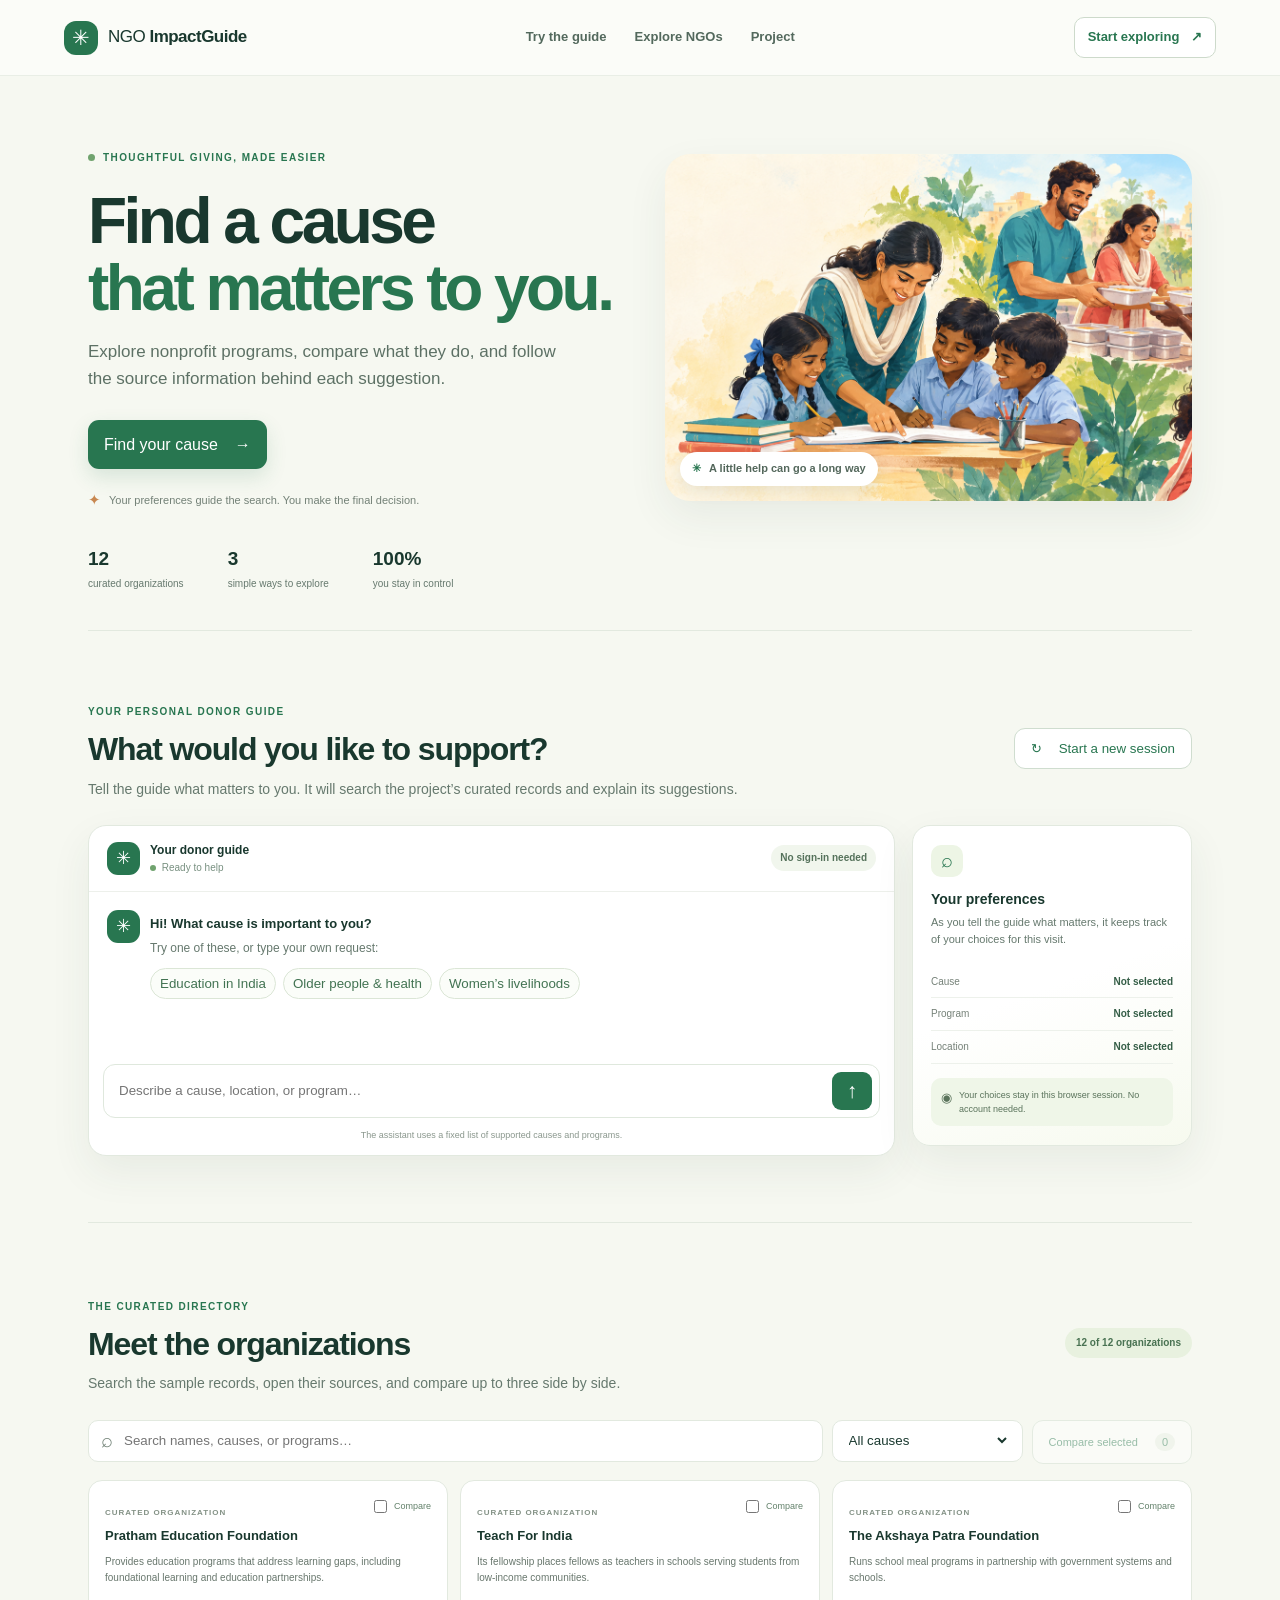
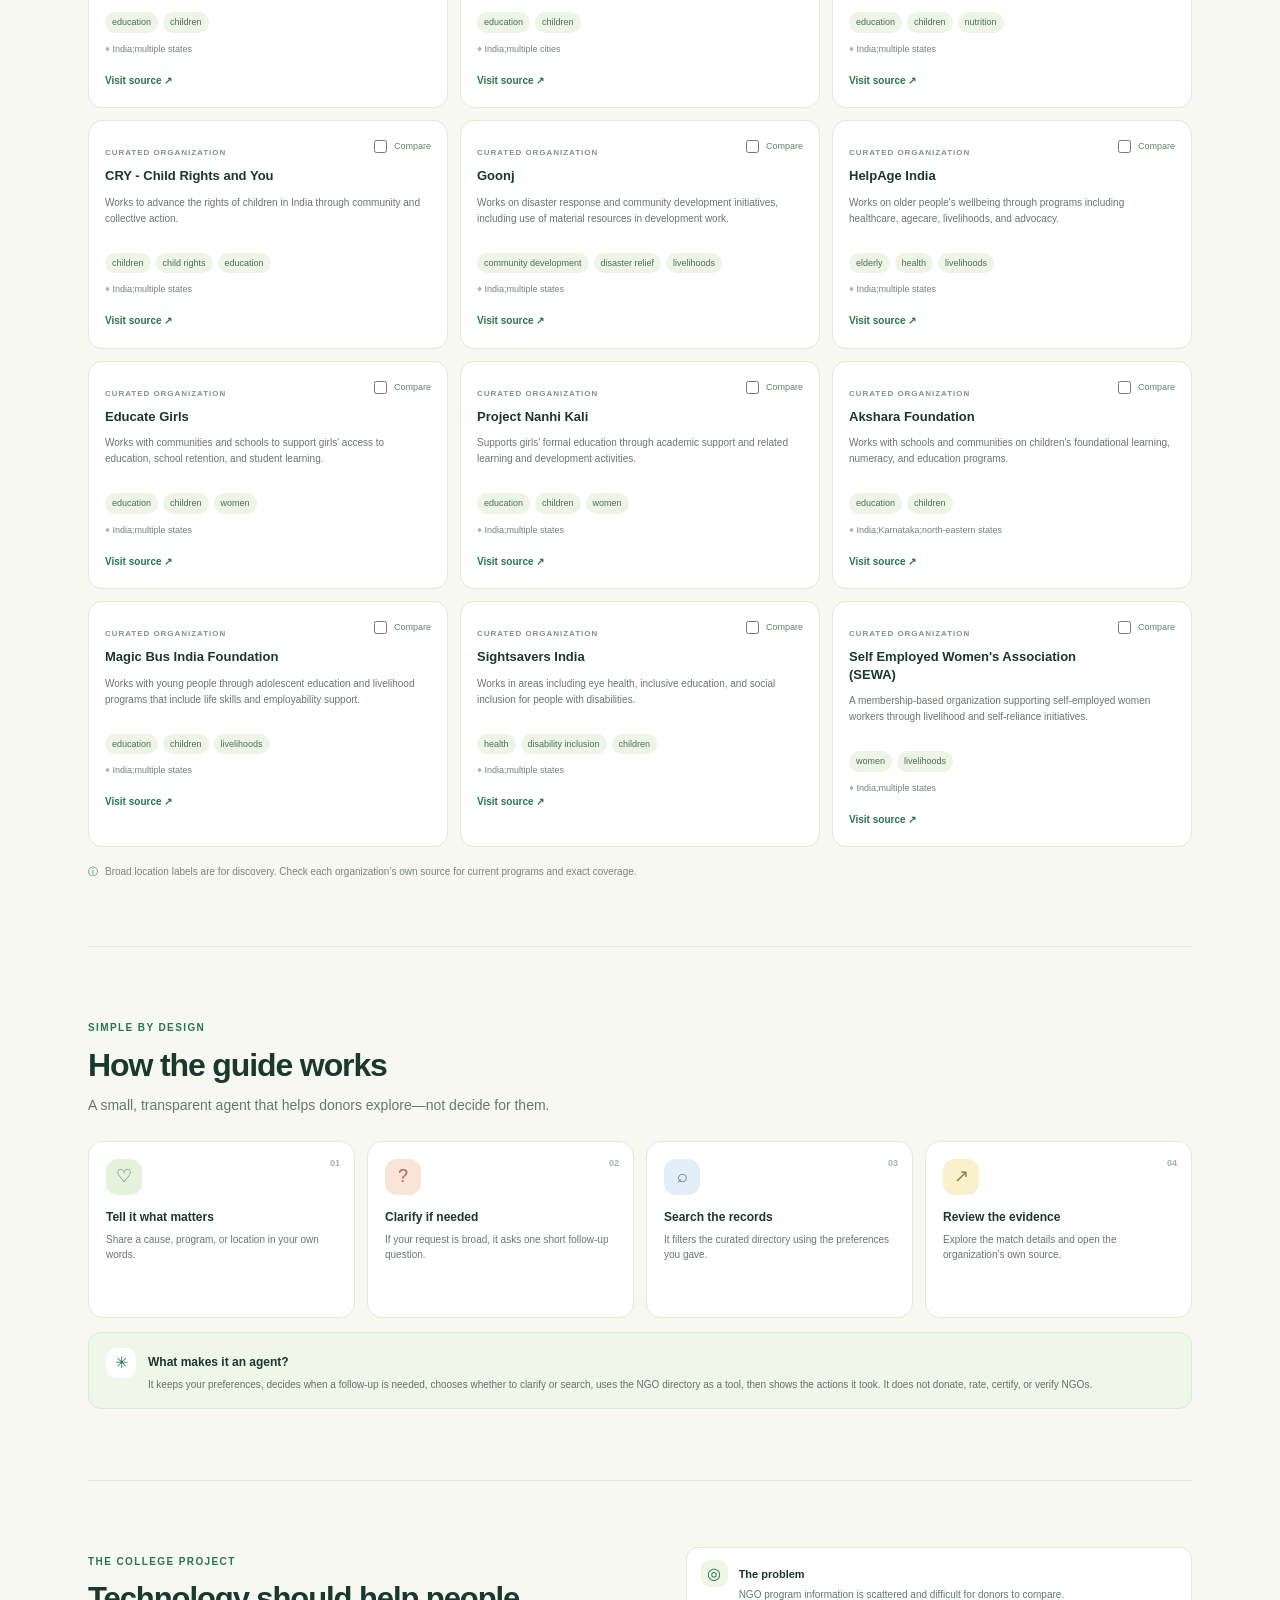
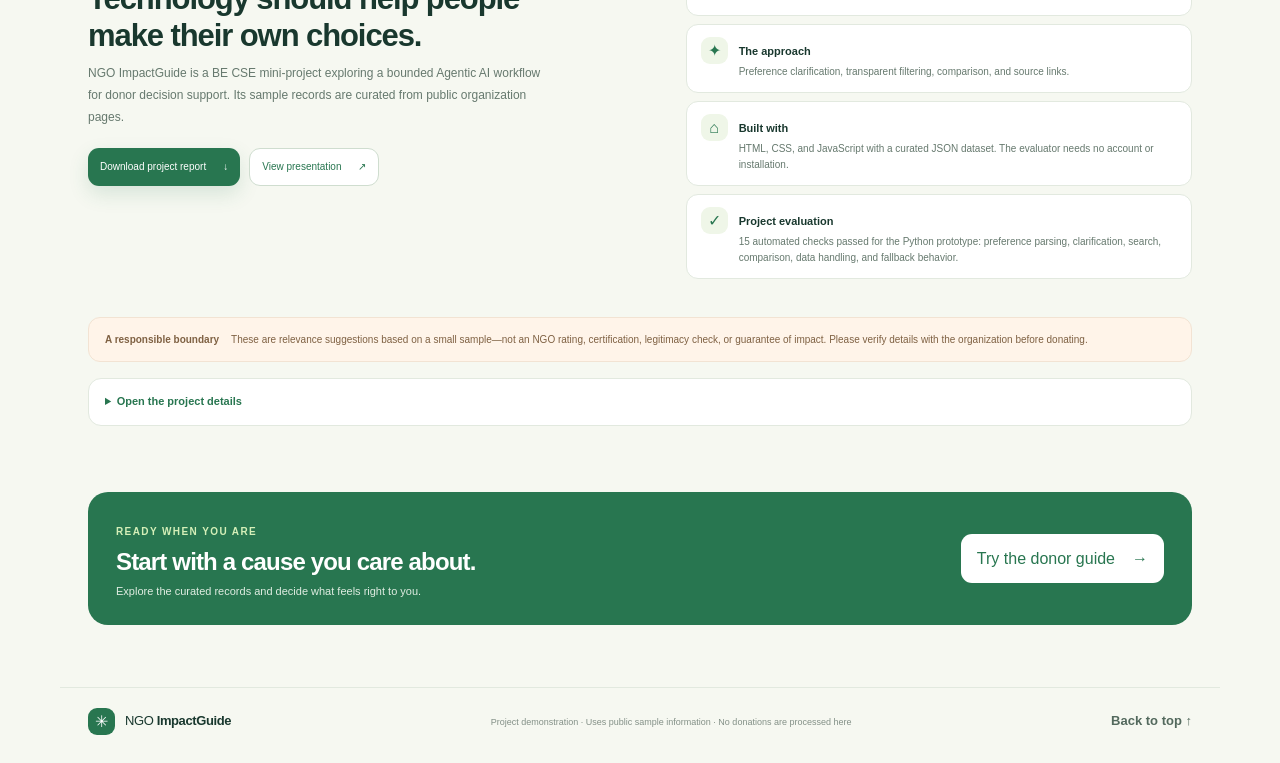
<file: site/index.html>
<!doctype html>
<html lang="en">
<head>
  <meta charset="utf-8"><meta name="viewport" content="width=device-width, initial-scale=1">
  <meta name="theme-color" content="#f5faf6">
  <meta name="description" content="Explore and compare a curated set of nonprofit programs with the NGO ImpactGuide donor assistant.">
  <title>NGO ImpactGuide | Thoughtful giving starts here</title>
  <link rel="stylesheet" href="style.css">
</head>
<body>
  <header class="topbar">
    <a class="brand" href="#top"><span class="brand-mark">✳</span><span>NGO <b>ImpactGuide</b></span></a>
    <nav aria-label="Main navigation"><a href="#guide">Try the guide</a><a href="#explore">Explore NGOs</a><a href="#project">Project</a></nav>
    <a class="header-cta" href="#guide">Start exploring <span>↗</span></a>
  </header>
  <main id="top">
    <section class="hero">
      <div class="hero-copy"><span class="eyebrow"><i></i> Thoughtful giving, made easier</span><h1>Find a cause<br><em>that matters to you.</em></h1><p>Explore nonprofit programs, compare what they do, and follow the source information behind each suggestion.</p><a class="button button-green" href="#guide">Find your cause <span>→</span></a><div class="reassurance"><span>✦</span> Your preferences guide the search. You make the final decision.</div></div>
      <div class="hero-visual"><img src="assets/impactguide_community_banner.png" alt="Illustration showing community support for education, meals, and older adults"><div class="image-label"><span>✳</span> A little help can go a long way</div></div>
      <div class="hero-stats"><div><b>12</b><span>curated organizations</span></div><div><b>3</b><span>simple ways to explore</span></div><div><b>100%</b><span>you stay in control</span></div></div>
    </section>

    <section class="section guide-section" id="guide">
      <div class="section-title"><div><span class="eyebrow">Your personal donor guide</span><h2>What would you like to support?</h2><p>Tell the guide what matters to you. It will search the project’s curated records and explain its suggestions.</p></div><button class="button button-outline" id="reset-session" type="button">↻ <span class="desktop-only">Start a new session</span><span class="mobile-only">Reset</span></button></div>
      <div class="guide-layout">
        <div class="chat-panel"><div class="chat-head"><div class="avatar">✳</div><div><b>Your donor guide</b><span><i></i> Ready to help</span></div><span class="offline-chip">No sign-in needed</span></div>
          <div id="chat" class="chat-log" aria-live="polite"><div class="welcome-message"><div class="avatar">✳</div><div class="message-body"><b>Hi! What cause is important to you?</b><p>Try one of these, or type your own request:</p><div class="suggestion-chips"><button type="button" data-prompt="I want to support education in India">Education in India</button><button type="button" data-prompt="I care about older people and healthcare">Older people &amp; health</button><button type="button" data-prompt="I want to help women with livelihoods">Women’s livelihoods</button></div></div></div></div>
          <form id="chat-form" class="chat-composer"><label class="visually-hidden" for="chat-input">Describe a cause or program</label><input id="chat-input" maxlength="400" autocomplete="off" placeholder="Describe a cause, location, or program…"><button type="submit" aria-label="Send message">↑</button></form><div class="chat-foot">The assistant uses a fixed list of supported causes and programs.</div>
        </div>
        <aside class="preference-card"><div class="pref-icon">⌕</div><h3>Your preferences</h3><p>As you tell the guide what matters, it keeps track of your choices for this visit.</p><dl id="preference-list"><div><dt>Cause</dt><dd>Not selected</dd></div><div><dt>Program</dt><dd>Not selected</dd></div><div><dt>Location</dt><dd>Not selected</dd></div></dl><div class="privacy-note"><span>◉</span><span>Your choices stay in this browser session. No account needed.</span></div></aside>
      </div>
    </section>

    <section class="section explore-section" id="explore">
      <div class="section-title"><div><span class="eyebrow">The curated directory</span><h2>Meet the organizations</h2><p>Search the sample records, open their sources, and compare up to three side by side.</p></div><span id="record-count" class="count-label">12 organizations</span></div>
      <div class="directory-tools"><label class="search-box"><span>⌕</span><input id="search-input" type="search" placeholder="Search names, causes, or programs…"></label><label class="filter-box"><span class="visually-hidden">Filter by cause</span><select id="cause-select"><option value="">All causes</option></select></label><button class="button button-outline compare-button" id="compare-button" type="button" disabled>Compare selected <span id="selected-count">0</span></button></div>
      <div id="compare-panel" class="compare-panel" hidden></div><div id="directory-grid" class="directory-grid"></div>
      <p class="source-disclaimer"><span>ⓘ</span> Broad location labels are for discovery. Check each organization’s own source for current programs and exact coverage.</p>
    </section>

    <section class="section how-section" id="how-it-works"><div class="section-title"><div><span class="eyebrow">Simple by design</span><h2>How the guide works</h2><p>A small, transparent agent that helps donors explore—not decide for them.</p></div></div>
      <div class="steps-grid"><article class="step-card"><span class="step-number">01</span><div class="step-icon mint">♡</div><h3>Tell it what matters</h3><p>Share a cause, program, or location in your own words.</p></article><article class="step-card"><span class="step-number">02</span><div class="step-icon peach">?</div><h3>Clarify if needed</h3><p>If your request is broad, it asks one short follow-up question.</p></article><article class="step-card"><span class="step-number">03</span><div class="step-icon blue">⌕</div><h3>Search the records</h3><p>It filters the curated directory using the preferences you gave.</p></article><article class="step-card"><span class="step-number">04</span><div class="step-icon yellow">↗</div><h3>Review the evidence</h3><p>Explore the match details and open the organization’s own source.</p></article></div>
      <div class="agent-explainer"><div class="agent-spark">✳</div><div><b>What makes it an agent?</b><p>It keeps your preferences, decides when a follow-up is needed, chooses whether to clarify or search, uses the NGO directory as a tool, then shows the actions it took. It does not donate, rate, certify, or verify NGOs.</p></div></div>
    </section>

    <section class="section project-section" id="project"><div class="project-intro"><span class="eyebrow">The college project</span><h2>Technology should help people make their own choices.</h2><p>NGO ImpactGuide is a BE CSE mini-project exploring a bounded Agentic AI workflow for donor decision support. Its sample records are curated from public organization pages.</p><div class="project-buttons"><a class="button button-green" href="downloads/NGO_ImpactGuide_Project_Report.docx" download>Download project report <span>↓</span></a><a class="button button-outline" href="downloads/NGO_ImpactGuide_Presentation_College.pptx" download>View presentation <span>↗</span></a></div></div>
      <div class="project-facts"><article><span class="fact-icon">◎</span><div><b>The problem</b><p>NGO program information is scattered and difficult for donors to compare.</p></div></article><article><span class="fact-icon">✦</span><div><b>The approach</b><p>Preference clarification, transparent filtering, comparison, and source links.</p></div></article><article><span class="fact-icon">⌂</span><div><b>Built with</b><p>HTML, CSS, and JavaScript with a curated JSON dataset. The evaluator needs no account or installation.</p></div></article><article><span class="fact-icon">✓</span><div><b>Project evaluation</b><p>15 automated checks passed for the Python prototype: preference parsing, clarification, search, comparison, data handling, and fallback behavior.</p></div></article></div>
      <div class="project-boundary"><b>A responsible boundary</b><span>These are relevance suggestions based on a small sample—not an NGO rating, certification, legitimacy check, or guarantee of impact. Please verify details with the organization before donating.</span></div>
      <details class="project-details"><summary>Open the project details</summary><div class="detail-grid">
        <article><b>Project objectives</b><ul><li>Help donors describe what they care about.</li><li>Clarify broad requests before searching.</li><li>Compare relevant organization information and sources.</li><li>Evaluate the Python prototype with functional tests.</li></ul></article>
        <article><b>Agent workflow</b><div class="mini-flow"><span>Donor goal</span><i>→</i><span>Understand preferences</span><i>→</i><span>Clarify or search</span><i>→</i><span>Show sourced matches</span></div><p>The browser agent applies supported preference rules, chooses a follow-up or directory search, then shows an action trace.</p></article>
        <article><b>Data and evaluation</b><p>The demonstration uses 12 curated sample records with organization descriptions, broad location labels, program tags, source links, and source dates. The Python prototype passed 15 automated checks; that result does not certify the real-world accuracy of the records.</p></article>
        <article><b>Scope and limits</b><p>One donor uses the site at a time. The directory is read-only, preferences are kept only in the current page session, and the site does not process donations, contact NGOs, verify legitimacy, or guarantee outcomes.</p></article>
      </div></details>
    </section>
    <section class="closing-cta"><div><span class="eyebrow">Ready when you are</span><h2>Start with a cause you care about.</h2><p>Explore the curated records and decide what feels right to you.</p></div><a class="button button-white" href="#guide">Try the donor guide <span>→</span></a></section>
  </main>
  <footer><a class="brand" href="#top"><span class="brand-mark">✳</span><span>NGO <b>ImpactGuide</b></span></a><p>Project demonstration · Uses public sample information · No donations are processed here</p><a href="#top" class="back-top">Back to top ↑</a></footer>
  <script src="app.js" defer></script>
</body>
</html>
</file>
<file: site/style.css>
:root{--ink:#19382e;--green:#287650;--green-dark:#1d5f40;--cream:#f6f8f1;--mint:#e6f2dc;--white:#fff;--muted:#66796e;--line:#e2e9df;--soft:#f1f6ed;--peach:#f9e4d7;--blue:#e3eef7;--yellow:#f9f0cc;--shadow:0 16px 42px #27463412}*{box-sizing:border-box}html{scroll-behavior:smooth;scroll-padding-top:80px}body{margin:0;background:var(--cream);color:var(--ink);font:16px/1.58 -apple-system,BlinkMacSystemFont,"Segoe UI",sans-serif}a{color:inherit}.topbar{height:76px;position:sticky;top:0;z-index:10;padding:0 max(calc((100vw - 1160px)/2),5vw);display:flex;align-items:center;justify-content:space-between;gap:24px;border-bottom:1px solid #e9eee6;background:#fbfcf8f0;backdrop-filter:blur(15px)}.brand{display:flex;gap:10px;align-items:center;text-decoration:none;font-size:17px;letter-spacing:-.03em}.brand b{font-weight:750}.brand-mark{height:34px;width:34px;display:grid;place-items:center;background:var(--green);color:white;border-radius:12px;font-size:21px}.topbar nav{display:flex;gap:28px}.topbar nav a,.back-top{text-decoration:none;color:#53695d;font-size:13px;font-weight:650}.topbar nav a:hover,.back-top:hover{color:var(--green)}.header-cta{color:var(--green);text-decoration:none;font-size:13px;font-weight:700;border:1px solid #cddacb;border-radius:10px;background:#fff;padding:9px 13px}.header-cta span{margin-left:8px}main{max-width:1160px;margin:auto;padding:0 28px}.hero{position:relative;display:grid;grid-template-columns:1fr 1fr;align-items:center;gap:50px;padding:67px 0 118px}.eyebrow{display:inline-flex;gap:8px;align-items:center;text-transform:uppercase;letter-spacing:.14em;color:var(--green);font-size:10px;font-weight:800}.eyebrow i,.chat-head>div:nth-child(2)>span i{display:inline-block;height:7px;width:7px;border-radius:9px;background:#70a36e}.hero h1{font-size:clamp(43px,5vw,68px);line-height:1.04;letter-spacing:-.055em;margin:20px 0 18px;font-weight:790}.hero h1 em{font-style:normal;color:var(--green)}.hero-copy>p{max-width:470px;color:#5d7165;font-size:17px;margin:0 0 27px}.button{display:inline-flex;align-items:center;justify-content:center;gap:17px;padding:12px 16px;border-radius:11px;text-decoration:none;font:700 13px inherit;cursor:pointer;transition:transform .15s,box-shadow .15s}.button:hover{transform:translateY(-1px)}.button-green{background:var(--green);color:#fff;box-shadow:0 8px 20px #28765026}.button-green:hover{background:var(--green-dark)}.button-outline{background:#fff;color:var(--green);border:1px solid #cfddcf}.button-outline:disabled{opacity:.45;cursor:not-allowed;transform:none}.reassurance{display:flex;gap:8px;align-items:center;margin-top:19px;color:#738177;font-size:11px}.reassurance span{color:#c88750;font-size:15px}.hero-visual{position:relative}.hero-visual img{display:block;width:100%;aspect-ratio:1.52;object-fit:cover;border-radius:25px;box-shadow:var(--shadow);background:#e5efdd}.image-label{position:absolute;bottom:15px;left:15px;display:flex;gap:8px;align-items:center;background:#fff;color:#53675b;border-radius:99px;padding:8px 12px;font-size:11px;font-weight:650;box-shadow:0 5px 16px #18372d17}.image-label span{color:var(--green)}.hero-stats{position:absolute;bottom:38px;left:0;display:flex;gap:44px}.hero-stats div{display:grid;gap:2px}.hero-stats b{font-size:19px}.hero-stats span{font-size:10px;color:var(--muted)}.section{padding:66px 0;border-top:1px solid var(--line)}.section-title{display:flex;align-items:center;justify-content:space-between;gap:22px;margin-bottom:25px}.section-title h2,.project-intro h2,.closing-cta h2{font-size:32px;line-height:1.2;letter-spacing:-.035em;margin:8px 0 9px;font-weight:750}.section-title p,.project-intro>p,.closing-cta p{color:var(--muted);font-size:14px;margin:0;max-width:680px}.guide-layout{display:grid;grid-template-columns:minmax(0,1fr) 280px;gap:17px}.chat-panel,.preference-card{border:1px solid var(--line);border-radius:18px;background:#fff;box-shadow:var(--shadow)}.chat-head{display:flex;align-items:center;gap:10px;padding:15px 18px;border-bottom:1px solid #edf0eb}.avatar{width:33px;height:33px;border-radius:11px;display:grid;place-items:center;background:var(--green);color:#fff;flex:none;font-size:18px}.chat-head>div:nth-child(2){display:grid}.chat-head>div:nth-child(2)>b{font-size:12px}.chat-head>div:nth-child(2)>span{font-size:10px;color:#789080}.chat-head>div:nth-child(2)>span i{height:6px;width:6px;margin-right:3px}.offline-chip{margin-left:auto;border-radius:99px;background:var(--soft);color:#55725b;padding:5px 9px;font-size:10px;font-weight:650}.chat-log{padding:18px;min-height:172px;max-height:580px;overflow:auto;display:grid;gap:15px}.welcome-message,.chat-message{display:flex;gap:10px;align-items:flex-start}.message-body{min-width:0;max-width:94%}.welcome-message .message-body>b{font-size:13px}.welcome-message .message-body>p{color:var(--muted);font-size:12px;margin:4px 0 10px}.suggestion-chips{display:flex;gap:7px;flex-wrap:wrap}.suggestion-chips button{border:1px solid #dbe6d6;border-radius:99px;padding:7px 9px;background:#fbfdf9;color:#427352;font:600 10px inherit;cursor:pointer}.suggestion-chips button:hover{background:#edf5e7}.chat-message.user{justify-content:flex-end}.chat-message .message-bubble{padding:10px 13px;border-radius:13px;background:#f1f6ed;white-space:pre-wrap;font-size:12px}.chat-message.user .message-bubble{background:var(--green);color:#fff}.chat-composer{display:flex;gap:8px;margin:0 14px;padding:7px 7px 7px 13px;border:1px solid #dfe8dd;border-radius:12px}.chat-composer input{flex:1;min-width:0;border:0;outline:0;font:13px inherit;color:var(--ink)}.chat-composer button{height:38px;width:40px;border:0;border-radius:9px;background:var(--green);color:#fff;font-size:21px;cursor:pointer}.chat-foot{text-align:center;color:#8a978d;font-size:9px;padding:10px 8px 13px}.preference-card{padding:19px 18px;align-self:start;background:linear-gradient(160deg,#fff 50%,#f7faef)}.pref-icon{height:32px;width:32px;display:grid;place-items:center;border-radius:10px;background:#edf5e5;color:var(--green);font-size:20px}.preference-card h3{font-size:14px;margin:11px 0 4px}.preference-card>p{margin:0;color:var(--muted);font-size:11px}.preference-card dl{margin:17px 0 14px}.preference-card dl div{display:flex;justify-content:space-between;gap:8px;padding:8px 0;border-bottom:1px solid #edf1eb}.preference-card dt{color:#758178;font-size:10px}.preference-card dd{margin:0;max-width:160px;text-align:right;color:#355e47;font-size:10px;font-weight:650}.privacy-note{display:flex;gap:7px;align-items:flex-start;padding:10px;border-radius:10px;background:#eff6e8;color:#5a735b;font-size:9px}.privacy-note span:first-child{font-size:13px}.recommendation-list{display:grid;gap:8px;margin-top:9px}.recommendation{background:#fff;border:1px solid #e1e9df;border-radius:12px;padding:13px}.recommendation-top{display:flex;justify-content:space-between;gap:8px;align-items:start}.recommendation h3{margin:0;font-size:12px}.recommendation p{font-size:11px;color:#617267;margin:6px 0}.match-pill{background:#eff6e8;color:#43734e;border-radius:99px;padding:4px 7px;font-size:8px;white-space:nowrap}.tag-row{display:flex;flex-wrap:wrap;gap:5px;margin:7px 0}.tag{background:#eef5e7;color:#477052;border-radius:99px;padding:3px 7px;font-size:9px}.record-meta{color:#627267;font-size:10px;line-height:1.7}.record-meta b{color:#405c4a}.text-link{display:inline-block;color:var(--green);font-size:10px;font-weight:750;margin-top:8px;text-decoration:none}.text-link:hover{text-decoration:underline}.data-note{font-size:9px;color:#718076;margin-top:7px}.data-note summary,.action-trace summary{cursor:pointer;font-weight:700}.action-trace{font-size:10px;color:#728076;margin-top:7px}.action-trace ol{padding-left:18px}.action-trace li{margin:4px 0}.explore-section{padding-top:69px}.count-label{border-radius:99px;background:#e8f1df;color:#497252;padding:7px 11px;font-size:10px;font-weight:700}.directory-tools{display:flex;gap:9px;margin:21px 0 16px}.search-box,.filter-box{display:flex;align-items:center;gap:9px;padding:0 12px;height:42px;border:1px solid var(--line);border-radius:10px;background:#fff;color:#708075}.search-box{flex:1}.search-box span{font-size:20px}.search-box input,.filter-box select{width:100%;border:0;outline:0;background:transparent;color:var(--ink);font:12px inherit}.filter-box{min-width:175px}.compare-button{white-space:nowrap;font-size:11px}.compare-button span{background:#eaf1e7;border-radius:99px;padding:3px 7px}.directory-grid{display:grid;grid-template-columns:repeat(3,minmax(0,1fr));gap:12px}.ngo-card{background:#fff;border:1px solid var(--line);border-radius:14px;padding:16px;transition:transform .16s,box-shadow .16s}.ngo-card:hover{transform:translateY(-2px);box-shadow:var(--shadow)}.ngo-card-heading{display:flex;justify-content:space-between;gap:7px;align-items:start}.card-kicker{color:#849286;font-size:8px;font-weight:800;letter-spacing:.12em}.ngo-card h3{font-size:13px;line-height:1.35;margin:5px 0 0}.compare-check{display:flex;gap:4px;align-items:center;white-space:nowrap;color:#62806a;font-size:9px}.compare-check input{accent-color:var(--green)}.ngo-description{min-height:48px;color:#68776d;font-size:10px;margin:10px 0}.card-location{color:#758178;font-size:9px;margin:9px 0}.source-disclaimer{display:flex;gap:7px;align-items:flex-start;margin:17px 0 0;color:#7a857b;font-size:10px}.source-disclaimer span{color:var(--green)}.compare-panel{margin:14px 0 18px;padding:18px;background:#fff;border:1px solid var(--line);border-radius:16px}.compare-heading{display:flex;justify-content:space-between;align-items:center}.compare-heading h3{margin:3px 0 12px}.compare-heading .button{font-size:10px;padding:7px 11px}.compare-table-wrap{overflow-x:auto}table{border-collapse:collapse;width:100%;font-size:11px}th,td{text-align:left;vertical-align:top;border:1px solid var(--line);padding:10px;min-width:145px}thead th{background:#f2f7ed}tbody th{background:#fafbf8;min-width:115px}.empty-state,.error-box{padding:24px;background:#fff;border-radius:12px;color:var(--muted);font-size:13px}.how-section{padding-bottom:71px}.steps-grid{display:grid;grid-template-columns:repeat(4,1fr);gap:12px;margin-top:21px}.step-card{position:relative;min-height:177px;padding:17px;background:#fff;border:1px solid var(--line);border-radius:15px}.step-number{position:absolute;right:14px;top:14px;color:#a7b2a9;font-size:9px;font-weight:800}.step-icon{width:36px;height:36px;display:grid;place-items:center;border-radius:12px;font-size:18px}.step-icon.mint{background:var(--mint);color:#347353}.step-icon.peach{background:var(--peach);color:#aa6849}.step-icon.blue{background:var(--blue);color:#50758f}.step-icon.yellow{background:var(--yellow);color:#917d3e}.step-card h3{font-size:12px;margin:13px 0 5px}.step-card p{font-size:10px;line-height:1.55;color:var(--muted);margin:0}.agent-explainer{display:flex;gap:12px;align-items:flex-start;margin-top:14px;padding:15px 17px;border:1px solid #dce9d8;border-radius:13px;background:#f0f6e9}.agent-spark{height:30px;width:30px;flex:none;display:grid;place-items:center;background:#fff;color:var(--green);border-radius:10px}.agent-explainer b{font-size:12px}.agent-explainer p{font-size:10px;color:#607365;margin:4px 0 0}.project-section{display:grid;grid-template-columns:1.05fr .95fr;gap:38px;align-items:start}.project-intro h2{font-size:31px;max-width:460px}.project-intro>p{font-size:12px;line-height:1.8;max-width:465px}.project-buttons{display:flex;gap:9px;flex-wrap:wrap;margin-top:20px}.project-buttons .button{font-size:10px;padding:10px 12px}.project-facts{display:grid;gap:8px}.project-facts article{display:flex;gap:11px;align-items:flex-start;padding:12px 14px;background:#fff;border:1px solid var(--line);border-radius:12px}.fact-icon{height:27px;width:27px;display:grid;place-items:center;flex:none;background:#eff6e8;color:var(--green);border-radius:9px}.project-facts b{font-size:11px}.project-facts p{font-size:10px;color:var(--muted);margin:2px 0 0}.project-boundary{grid-column:1/-1;display:flex;gap:12px;align-items:center;padding:14px 16px;background:#fff4e9;border:1px solid #f2e3d3;border-radius:12px;color:#7f6143;font-size:10px}.project-boundary b{white-space:nowrap}.closing-cta{display:flex;justify-content:space-between;align-items:center;gap:24px;padding:25px 28px;margin:0 0 62px;border-radius:20px;background:var(--green);color:#fff}.closing-cta .eyebrow{color:#d5efb8}.closing-cta h2{font-size:24px;margin:6px 0}.closing-cta p{font-size:11px;color:#e0ede2}.button-white{background:#fff;color:var(--green);white-space:nowrap}footer{max-width:1160px;margin:auto;padding:20px 28px 28px;border-top:1px solid var(--line);display:flex;align-items:center;justify-content:space-between;gap:15px}footer .brand{font-size:13px}footer .brand-mark{height:27px;width:27px;border-radius:9px;font-size:16px}footer p{font-size:9px;color:#839087;margin:0;text-align:center}.visually-hidden{position:absolute;width:1px;height:1px;padding:0;margin:-1px;overflow:hidden;clip:rect(0,0,0,0);white-space:nowrap;border:0}.mobile-only{display:none}
@media(max-width:820px){.topbar{padding:0 18px}.topbar nav{gap:14px}.topbar nav a{font-size:11px}.header-cta{font-size:11px}main{padding:0 19px}.hero{gap:26px;padding-top:50px}.hero h1{font-size:48px}.hero-stats{gap:24px}.guide-layout{grid-template-columns:1fr 235px}.directory-grid{grid-template-columns:repeat(2,minmax(0,1fr))}.project-section{gap:20px}.section{padding:52px 0}}
@media(max-width:620px){.topbar{height:63px;padding:0 14px}.brand{font-size:14px}.brand-mark{height:29px;width:29px;border-radius:10px;font-size:18px}.topbar nav{gap:10px}.topbar nav a{font-size:9px}.header-cta{display:none}main{padding:0 16px}.hero{grid-template-columns:1fr;gap:24px;padding:34px 0 90px}.hero-visual{order:-1}.hero-visual img{aspect-ratio:1.6;border-radius:18px}.hero h1{font-size:46px;margin:13px 0}.hero-copy>p{font-size:14px}.hero-stats{bottom:24px;gap:25px}.hero-stats b{font-size:16px}.hero-stats span{font-size:8px}.section{padding:43px 0}.section-title{align-items:flex-start;gap:10px}.section-title h2,.project-intro h2{font-size:25px}.section-title p{font-size:11px}.section-title>.button{font-size:10px;padding:8px}.desktop-only{display:none}.mobile-only{display:inline}.guide-layout{grid-template-columns:1fr}.preference-card{order:-1}.preference-card>p{max-width:350px}.preference-card dl{display:grid;grid-template-columns:repeat(3,1fr);gap:8px;margin:10px 0}.preference-card dl div{display:block;border:0;background:#fff;border-radius:9px;padding:8px}.preference-card dd{text-align:left;margin-top:3px}.directory-tools{display:grid;grid-template-columns:1fr auto}.search-box{grid-column:1/-1;height:40px}.filter-box{height:40px}.compare-button{font-size:9px;padding:8px}.directory-grid{grid-template-columns:1fr}.ngo-description{min-height:0}.steps-grid{grid-template-columns:repeat(2,1fr)}.step-card{min-height:152px;padding:13px}.project-section{grid-template-columns:1fr}.project-boundary{grid-column:1;display:grid;gap:4px}.project-boundary b{white-space:normal}.closing-cta{margin-bottom:44px;padding:20px;align-items:flex-start;flex-direction:column}.closing-cta h2{font-size:21px}footer{padding:16px;flex-wrap:wrap}footer p{text-align:left;order:3;width:100%}}
.project-details{grid-column:1/-1;margin-top:-22px;padding:14px 16px;background:#fff;border:1px solid var(--line);border-radius:13px}.project-details summary{cursor:pointer;color:var(--green);font-size:11px;font-weight:750}.detail-grid{display:grid;grid-template-columns:repeat(2,minmax(0,1fr));gap:11px;padding-top:13px}.detail-grid article{padding:13px;background:#f8faf5;border-radius:10px}.detail-grid article>b{font-size:11px}.detail-grid p,.detail-grid li{color:var(--muted);font-size:10px}.detail-grid ul{padding-left:16px;margin:7px 0}.mini-flow{display:flex;flex-wrap:wrap;align-items:center;gap:5px;margin:8px 0}.mini-flow span{padding:5px 7px;border-radius:7px;background:#eaf3e3;color:#416b4b;font-size:9px;font-weight:650}.mini-flow i{font-size:10px;color:#87a085;font-style:normal}@media(max-width:620px){.project-details{grid-column:1;margin-top:0}.detail-grid{grid-template-columns:1fr}}
</file>
